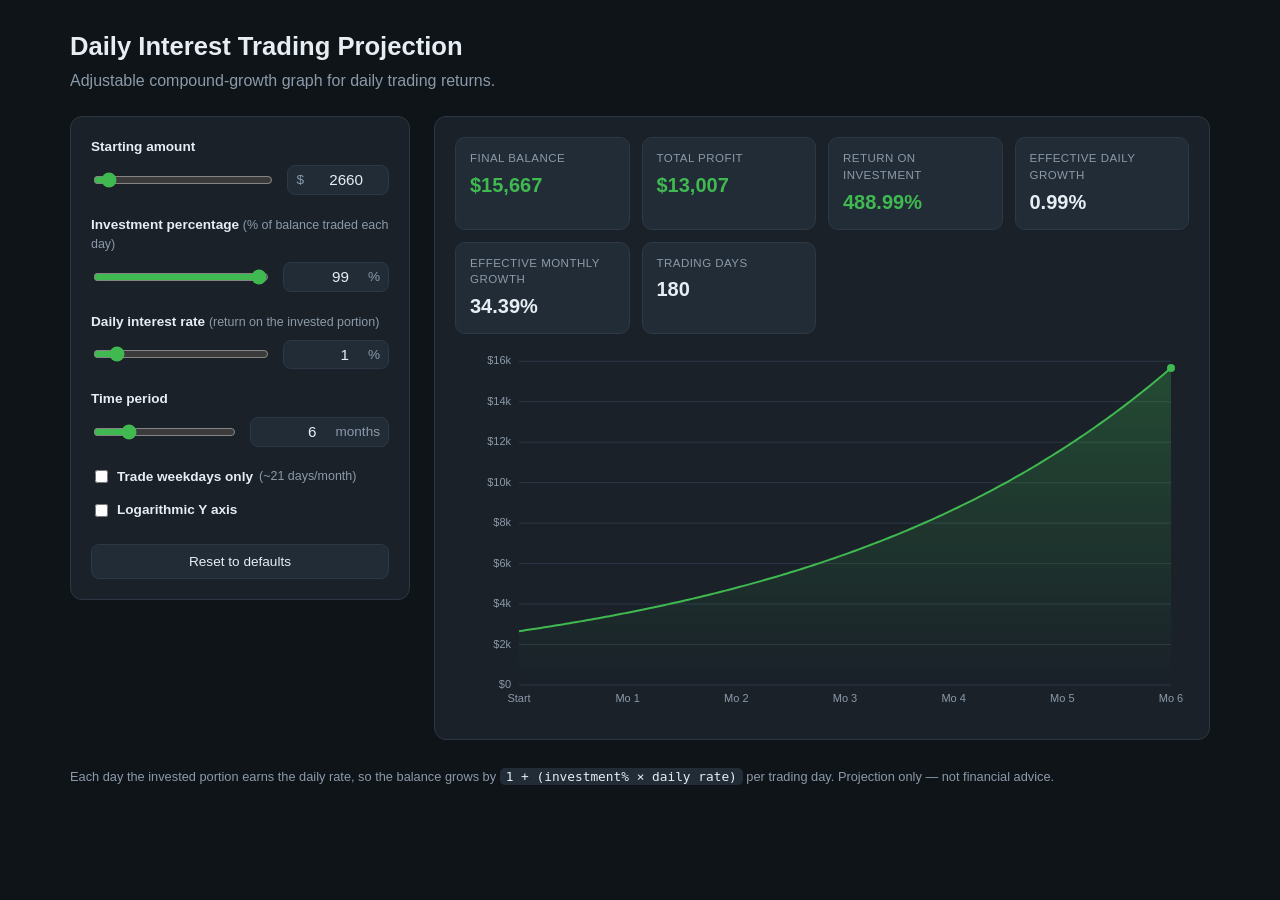
<file: index.html>
<!DOCTYPE html>
<html lang="en">
<head>
<meta charset="UTF-8" />
<meta name="viewport" content="width=device-width, initial-scale=1.0" />
<title>Daily Interest Trading Projection</title>
<link rel="stylesheet" href="styles.css" />
</head>
<body>
  <div class="app">
    <header class="app__header">
      <h1>Daily Interest Trading Projection</h1>
      <p class="subtitle">Adjustable compound-growth graph for daily trading returns.</p>
    </header>

    <main class="layout">
      <!-- ---------- Controls ---------- -->
      <section class="controls" aria-label="Projection controls">
        <div class="control">
          <label for="startInput">Starting amount</label>
          <div class="control__row">
            <input type="range" id="startRange" min="100" max="50000" step="10" value="2660" />
            <div class="control__value">
              <span class="prefix">$</span>
              <input type="number" id="startInput" min="0" step="10" value="2660" />
            </div>
          </div>
        </div>

        <div class="control">
          <label for="investInput">Investment percentage <span class="hint">(% of balance traded each day)</span></label>
          <div class="control__row">
            <input type="range" id="investRange" min="0" max="100" step="0.5" value="99" />
            <div class="control__value">
              <input type="number" id="investInput" min="0" max="100" step="0.5" value="99" />
              <span class="suffix">%</span>
            </div>
          </div>
        </div>

        <div class="control">
          <label for="rateInput">Daily interest rate <span class="hint">(return on the invested portion)</span></label>
          <div class="control__row">
            <input type="range" id="rateRange" min="0" max="10" step="0.05" value="1" />
            <div class="control__value">
              <input type="number" id="rateInput" min="0" step="0.05" value="1" />
              <span class="suffix">%</span>
            </div>
          </div>
        </div>

        <div class="control">
          <label for="monthsInput">Time period</label>
          <div class="control__row">
            <input type="range" id="monthsRange" min="1" max="24" step="1" value="6" />
            <div class="control__value">
              <input type="number" id="monthsInput" min="1" max="120" step="1" value="6" />
              <span class="suffix">months</span>
            </div>
          </div>
        </div>

        <div class="control control--inline">
          <label class="checkbox">
            <input type="checkbox" id="weekdaysOnly" />
            Trade weekdays only <span class="hint">(~21 days/month)</span>
          </label>
          <label class="checkbox">
            <input type="checkbox" id="logScale" />
            Logarithmic Y axis
          </label>
        </div>

        <button id="resetBtn" class="reset" type="button">Reset to defaults</button>
      </section>

      <!-- ---------- Chart + stats ---------- -->
      <section class="results">
        <div class="stats" id="stats"></div>
        <div class="chart-wrap">
          <canvas id="chart"></canvas>
          <div class="tooltip" id="tooltip" hidden></div>
        </div>
      </section>
    </main>

    <footer class="app__footer">
      <p>
        Each day the invested portion earns the daily rate, so the balance grows by
        <code>1 + (investment% &times; daily rate)</code> per trading day. Projection only &mdash;
        not financial advice.
      </p>
    </footer>
  </div>

  <script src="projection.js"></script>
</body>
</html>
</file>
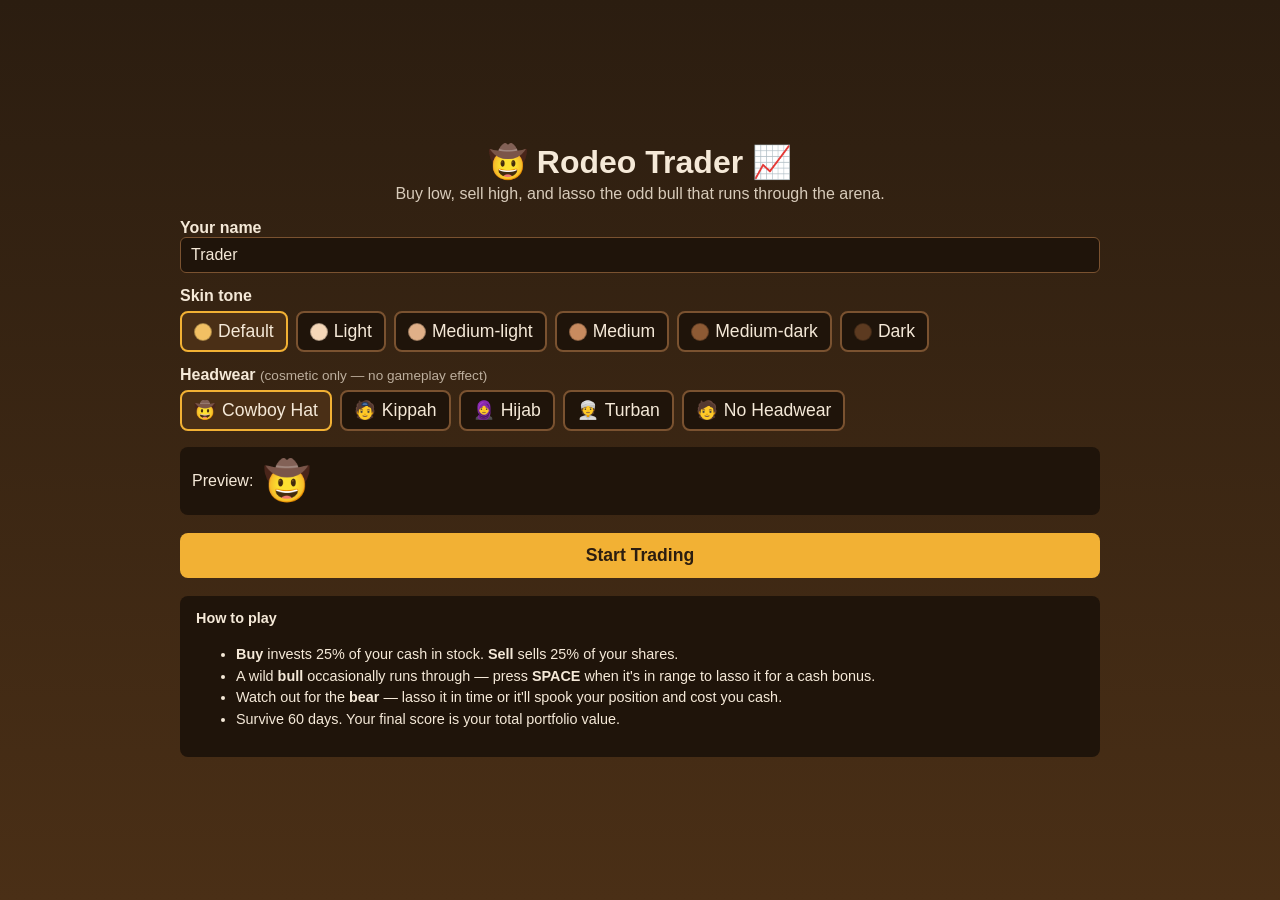
<file: game/index.html>
<!DOCTYPE html>
<html lang="en">
<head>
<meta charset="UTF-8">
<title>Rodeo Trader</title>
<style>
* { box-sizing: border-box; }

body {
  margin: 0;
  min-height: 100vh;
  display: flex;
  align-items: center;
  justify-content: center;
  background: linear-gradient(#2b1d10, #4a2f16);
  font-family: "Segoe UI", Arial, sans-serif;
  color: #f5e9d8;
}

#app {
  width: 960px;
  max-width: 95vw;
  padding: 20px;
}

.screen.hidden { display: none; }

h1 { text-align: center; margin: 0 0 4px; }

.subtitle { text-align: center; opacity: 0.85; margin-top: 0; }

.field-label {
  margin: 14px 0 6px;
  font-weight: 600;
}

.hint { font-weight: 400; opacity: 0.7; font-size: 0.85em; }

#trader-name {
  width: 100%;
  padding: 8px 10px;
  font-size: 1em;
  border-radius: 6px;
  border: 1px solid #7a5230;
  background: #1f140a;
  color: #f5e9d8;
}

.option-row {
  display: flex;
  flex-wrap: wrap;
  gap: 8px;
}

.option-btn {
  padding: 8px 12px;
  border-radius: 8px;
  border: 2px solid #7a5230;
  background: #1f140a;
  color: #f5e9d8;
  cursor: pointer;
  font-size: 1.1em;
  display: flex;
  align-items: center;
  gap: 6px;
}

.option-btn.selected {
  border-color: #f2b134;
  background: #4a2f16;
}

.tone-swatch {
  width: 18px;
  height: 18px;
  border-radius: 50%;
  display: inline-block;
  border: 1px solid rgba(0,0,0,0.3);
}

.preview-box {
  margin-top: 16px;
  padding: 12px;
  background: #1f140a;
  border-radius: 8px;
  display: flex;
  align-items: center;
  gap: 10px;
}

.sprite-preview { font-size: 2.4em; }

.sprite-wrap {
  position: relative;
  display: inline-block;
  line-height: 1;
}

.kippah-dot {
  position: absolute;
  top: 0;
  left: 50%;
  transform: translateX(-50%);
  width: 32%;
  height: 24%;
  background: #4a6fa5;
  border: 1px solid #1f3a5f;
  border-radius: 50% 50% 10% 10% / 65% 65% 10% 10%;
}

.primary-btn {
  display: block;
  width: 100%;
  margin-top: 18px;
  padding: 12px;
  font-size: 1.1em;
  font-weight: 700;
  border-radius: 8px;
  border: none;
  background: #f2b134;
  color: #2b1d10;
  cursor: pointer;
}

.primary-btn:hover { background: #ffcb5c; }

.instructions {
  margin-top: 18px;
  background: #1f140a;
  padding: 12px 16px;
  border-radius: 8px;
  font-size: 0.9em;
  line-height: 1.5em;
}

#hud {
  display: flex;
  flex-wrap: wrap;
  gap: 14px;
  background: #1f140a;
  padding: 8px 14px;
  border-radius: 8px;
  margin-bottom: 10px;
}

.hud-item { display: flex; flex-direction: column; font-size: 0.85em; min-width: 70px; }
.hud-label { opacity: 0.65; font-size: 0.8em; }
.hud-item span:last-child { font-weight: 700; font-size: 1.05em; }

#game-layout {
  display: flex;
  gap: 14px;
  align-items: flex-start;
}

#game-main {
  flex: 1;
  min-width: 0;
}

#game-canvas {
  width: 100%;
  background: #0e0a06;
  border-radius: 8px;
  display: block;
}

#controls {
  display: flex;
  align-items: center;
  gap: 10px;
  margin-top: 10px;
}

#controls button {
  padding: 10px 14px;
  border-radius: 8px;
  border: 2px solid #7a5230;
  background: #1f140a;
  color: #f5e9d8;
  cursor: pointer;
  font-weight: 600;
}

#controls button:hover { border-color: #f2b134; }

.lasso-hint {
  margin-left: auto;
  opacity: 0.8;
  font-size: 0.9em;
}

#character-card {
  width: 170px;
  flex-shrink: 0;
  background: #1f140a;
  border-radius: 8px;
  padding: 16px 10px;
  text-align: center;
}

.card-title {
  font-weight: 700;
  margin-bottom: 10px;
}

#sidebar-sprite {
  font-size: 3.4em;
  display: inline-block;
}

.sidebar-name {
  margin-top: 8px;
  font-weight: 600;
  word-break: break-word;
}

.card-note {
  margin-top: 12px;
  font-size: 0.72em;
  opacity: 0.65;
  line-height: 1.4em;
}

#end-screen { text-align: center; }
#end-summary { font-size: 1.1em; white-space: pre-line; }
</style>
</head>
<body>

<div id="app">

  <!-- ===================== START / CUSTOMIZATION SCREEN ===================== -->
  <div id="start-screen" class="screen">
    <h1>🤠 Rodeo Trader 📈</h1>
    <p class="subtitle">Buy low, sell high, and lasso the odd bull that runs through the arena.</p>

    <label class="field-label" for="trader-name">Your name</label>
    <input id="trader-name" type="text" maxlength="16" placeholder="Trader" value="Trader">

    <p class="field-label">Skin tone</p>
    <div id="tone-picker" class="option-row"></div>

    <p class="field-label">Headwear <span class="hint">(cosmetic only — no gameplay effect)</span></p>
    <div id="headwear-picker" class="option-row"></div>

    <div class="preview-box">
      <span class="preview-label">Preview:</span>
      <span id="sprite-preview" class="sprite-preview"></span>
    </div>

    <button id="start-btn" class="primary-btn">Start Trading</button>

    <div class="instructions">
      <strong>How to play</strong>
      <ul>
        <li><b>Buy</b> invests 25% of your cash in stock. <b>Sell</b> sells 25% of your shares.</li>
        <li>A wild <b>bull</b> occasionally runs through — press <b>SPACE</b> when it's in range to lasso it for a cash bonus.</li>
        <li>Watch out for the <b>bear</b> — lasso it in time or it'll spook your position and cost you cash.</li>
        <li>Survive 60 days. Your final score is your total portfolio value.</li>
      </ul>
    </div>
  </div>

  <!-- ===================== GAME SCREEN ===================== -->
  <div id="game-screen" class="screen hidden">
    <div id="hud">
      <div class="hud-item"><span class="hud-label">Trader</span><span id="hud-name">-</span></div>
      <div class="hud-item"><span class="hud-label">Day</span><span id="hud-day">0/60</span></div>
      <div class="hud-item"><span class="hud-label">Price</span><span id="hud-price">$0.00</span></div>
      <div class="hud-item"><span class="hud-label">Cash</span><span id="hud-cash">$0</span></div>
      <div class="hud-item"><span class="hud-label">Shares</span><span id="hud-shares">0</span></div>
      <div class="hud-item"><span class="hud-label">Portfolio</span><span id="hud-portfolio">$0</span></div>
    </div>

    <div id="game-layout">
      <div id="game-main">
        <canvas id="game-canvas" width="800" height="450"></canvas>

        <div id="controls">
          <button id="buy-btn">Buy (25% cash) [B]</button>
          <button id="sell-btn">Sell (25% shares) [S]</button>
          <div class="lasso-hint">Press <b>SPACE</b> to lasso!</div>
        </div>
      </div>

      <aside id="character-card">
        <div class="card-title">Your Trader</div>
        <span id="sidebar-sprite"></span>
        <div id="sidebar-name" class="sidebar-name">-</div>
        <div class="card-note">Skin tone &amp; headwear are cosmetic only — same odds for everyone.</div>
      </aside>
    </div>
  </div>

  <!-- ===================== GAME OVER SCREEN ===================== -->
  <div id="end-screen" class="screen hidden">
    <h1 id="end-title">Game Over</h1>
    <p id="end-summary"></p>
    <button id="restart-btn" class="primary-btn">Play Again</button>
  </div>

</div>

<script>
// ---------------------------------------------------------------------------
// Rodeo Trader
// A trader who moonlights as a rodeo hand: real buy/sell trading, plus a
// bull/bear timing bonus round where a lasso throw earns (or saves) cash.
// Character look (skin tone + headwear) is a purely cosmetic, opt-in choice
// with zero effect on gameplay. Everything lives in this one file on purpose
// so it works by just opening index.html — no other files to go missing.
// ---------------------------------------------------------------------------

const SKIN_TONES = [
  { id: "default", modifier: "", label: "Default" },
  { id: "light", modifier: "\u{1F3FB}", label: "Light" },
  { id: "medium-light", modifier: "\u{1F3FC}", label: "Medium-light" },
  { id: "medium", modifier: "\u{1F3FD}", label: "Medium" },
  { id: "medium-dark", modifier: "\u{1F3FE}", label: "Medium-dark" },
  { id: "dark", modifier: "\u{1F3FF}", label: "Dark" },
];

// Each headwear option maps to a base emoji. Purely cosmetic — none of these
// change gameplay. Only "modifier base" emoji (person-shaped ones) support
// Fitzpatrick skin tone modifiers; 🤠 is a plain face emoji and renders a
// broken glyph if a tone modifier is appended, so it's excluded via `tonable`.
const HEADWEAR_OPTIONS = [
  { id: "cowboy", label: "Cowboy Hat", base: "\u{1F920}", tonable: false }, // 🤠
  { id: "kippah", label: "Kippah", base: "\u{1F9D1}", tonable: true, accessory: "kippah" }, // 🧑 + drawn accessory
  { id: "hijab", label: "Hijab", base: "\u{1F9D5}", tonable: true }, // 🧕
  { id: "turban", label: "Turban", base: "\u{1F473}", tonable: true }, // 👳
  { id: "none", label: "No Headwear", base: "\u{1F9D1}", tonable: true }, // 🧑
];

const STARTING_CASH = 1000;
const MAX_DAYS = 60;
const DAY_MS = 1000;
const BASE_VOLATILITY = 1.6;
const CHART_POINTS = 80;

const BULL_BONUS = 75;
const BEAR_PENALTY = 40;
const BEAR_DODGE_BONUS = 10;
const EVENT_DURATION_MS = 2400;
const EVENT_MIN_GAP_DAYS = 5;
const EVENT_CHANCE_PER_DAY = 0.35;

const canvas = document.getElementById("game-canvas");
const ctx = canvas.getContext("2d");

let state = null;
let character = { name: "Trader", tone: SKIN_TONES[0], headwear: HEADWEAR_OPTIONS[0] };

// ---------------------------------------------------------------------------
// Character customization screen
// ---------------------------------------------------------------------------

function spriteString(tone, headwear) {
  return headwear.base + (headwear.tonable ? tone.modifier : "");
}

// No Unicode emoji exists for a kippah, so it's approximated as a plain
// person plus a small drawn dome — both here (DOM preview/buttons/sidebar)
// and in the canvas arena via drawKippahAccessory().
function createSpriteSpan(tone, headwear) {
  const wrap = document.createElement("span");
  wrap.className = "sprite-wrap";
  const emojiSpan = document.createElement("span");
  emojiSpan.className = "sprite-emoji";
  emojiSpan.textContent = spriteString(tone, headwear);
  wrap.appendChild(emojiSpan);
  if (headwear.accessory === "kippah") {
    const dome = document.createElement("span");
    dome.className = "kippah-dot";
    wrap.appendChild(dome);
  }
  return wrap;
}

function buildTonePicker() {
  const row = document.getElementById("tone-picker");
  row.innerHTML = "";
  SKIN_TONES.forEach((tone) => {
    const btn = document.createElement("button");
    btn.className = "option-btn" + (tone.id === character.tone.id ? " selected" : "");
    btn.type = "button";
    const swatch = document.createElement("span");
    swatch.className = "tone-swatch";
    swatch.style.background = toneColor(tone.id);
    btn.appendChild(swatch);
    btn.appendChild(document.createTextNode(tone.label));
    btn.addEventListener("click", () => {
      character.tone = tone;
      buildTonePicker();
      updatePreview();
    });
    row.appendChild(btn);
  });
}

function toneColor(id) {
  return {
    default: "#f2c063",
    light: "#f5d7b8",
    "medium-light": "#e0b088",
    medium: "#c88b5f",
    "medium-dark": "#8d5a34",
    dark: "#5c3a20",
  }[id];
}

function buildHeadwearPicker() {
  const row = document.getElementById("headwear-picker");
  row.innerHTML = "";
  HEADWEAR_OPTIONS.forEach((hw) => {
    const btn = document.createElement("button");
    btn.className = "option-btn" + (hw.id === character.headwear.id ? " selected" : "");
    btn.type = "button";
    btn.appendChild(createSpriteSpan(character.tone, hw));
    btn.appendChild(document.createTextNode(" " + hw.label));
    btn.addEventListener("click", () => {
      character.headwear = hw;
      buildHeadwearPicker();
      updatePreview();
    });
    row.appendChild(btn);
  });
}

function updatePreview() {
  const preview = document.getElementById("sprite-preview");
  preview.innerHTML = "";
  preview.appendChild(createSpriteSpan(character.tone, character.headwear));
  buildHeadwearPicker();
}

function updateCharacterCard() {
  const sprite = document.getElementById("sidebar-sprite");
  sprite.innerHTML = "";
  sprite.appendChild(createSpriteSpan(character.tone, character.headwear));
  document.getElementById("sidebar-name").textContent = character.name;
}

document.getElementById("trader-name").addEventListener("input", (e) => {
  character.name = e.target.value.trim() || "Trader";
});

document.getElementById("start-btn").addEventListener("click", () => {
  showScreen("game-screen");
  startGame();
});

document.getElementById("restart-btn").addEventListener("click", () => {
  showScreen("start-screen");
});

function showScreen(id) {
  document.querySelectorAll(".screen").forEach((el) => el.classList.add("hidden"));
  document.getElementById(id).classList.remove("hidden");
}

buildTonePicker();
buildHeadwearPicker();
updatePreview();

// ---------------------------------------------------------------------------
// Game state
// ---------------------------------------------------------------------------

function startGame() {
  state = {
    cash: STARTING_CASH,
    shares: 0,
    price: 50,
    priceHistory: [50],
    day: 0,
    lastEventDay: -EVENT_MIN_GAP_DAYS,
    event: null, // {type:'bull'|'bear', startTime, resolved, success}
    messages: [],
    lastDayTime: performance.now(),
    running: true,
  };
  document.getElementById("hud-name").textContent = character.name;
  updateCharacterCard();
  requestAnimationFrame(loop);
}

function portfolioValue() {
  return state.cash + state.shares * state.price;
}

function addMessage(text, color) {
  state.messages.push({ text, color, life: 1400, createdAt: performance.now() });
}

// ---------------------------------------------------------------------------
// Trading actions
// ---------------------------------------------------------------------------

function buy() {
  if (!state || !state.running) return;
  const spend = state.cash * 0.25;
  if (spend < 1) return;
  state.cash -= spend;
  state.shares += spend / state.price;
  addMessage(`Bought $${spend.toFixed(0)} of stock`, "#7ee787");
}

function sell() {
  if (!state || !state.running) return;
  const sellShares = state.shares * 0.25;
  if (sellShares <= 0) return;
  const proceeds = sellShares * state.price;
  state.shares -= sellShares;
  state.cash += proceeds;
  addMessage(`Sold for $${proceeds.toFixed(0)}`, "#ffa657");
}

document.getElementById("buy-btn").addEventListener("click", buy);
document.getElementById("sell-btn").addEventListener("click", sell);

window.addEventListener("keydown", (e) => {
  if (!state || !state.running) return;
  if (e.code === "KeyB") buy();
  else if (e.code === "KeyS") sell();
  else if (e.code === "Space") {
    e.preventDefault();
    attemptLasso();
  }
});

function attemptLasso() {
  const ev = state.event;
  if (!ev || ev.resolved) return;
  const elapsed = performance.now() - ev.startTime;
  const progress = elapsed / EVENT_DURATION_MS;
  // Catch window: middle portion of the run, when the animal is near the player.
  if (progress >= 0.35 && progress <= 0.7) {
    ev.resolved = true;
    ev.success = true;
    if (ev.type === "bull") {
      state.cash += BULL_BONUS;
      addMessage(`Lassoed the bull! +$${BULL_BONUS}`, "#f2b134");
    } else {
      state.cash += BEAR_DODGE_BONUS;
      addMessage(`Shooed the bear away! +$${BEAR_DODGE_BONUS}`, "#f2b134");
    }
  }
}

// ---------------------------------------------------------------------------
// Simulation tick (once per "day")
// ---------------------------------------------------------------------------

function tick() {
  state.day += 1;

  const volatility = BASE_VOLATILITY + state.day * 0.02;
  const change = (Math.random() * 2 - 1) * volatility;
  state.price = Math.max(1, state.price + change);
  state.priceHistory.push(state.price);
  if (state.priceHistory.length > CHART_POINTS) state.priceHistory.shift();

  maybeSpawnEvent();

  if (state.day >= MAX_DAYS) {
    endGame();
  }
}

function maybeSpawnEvent() {
  if (state.event && !isEventFinished(state.event)) return;
  if (state.day - state.lastEventDay < EVENT_MIN_GAP_DAYS) return;
  if (Math.random() > EVENT_CHANCE_PER_DAY) return;

  state.lastEventDay = state.day;
  state.event = {
    type: Math.random() < 0.5 ? "bull" : "bear",
    startTime: performance.now(),
    resolved: false,
    success: false,
  };
}

function isEventFinished(ev) {
  return performance.now() - ev.startTime > EVENT_DURATION_MS + 200;
}

function resolveExpiredEvent() {
  const ev = state.event;
  if (!ev || ev.resolved) return;
  const elapsed = performance.now() - ev.startTime;
  if (elapsed <= EVENT_DURATION_MS) return;

  ev.resolved = true;
  if (ev.type === "bear") {
    state.cash = Math.max(0, state.cash - BEAR_PENALTY);
    addMessage(`The bear spooked your position! -$${BEAR_PENALTY}`, "#ff6b6b");
  } else {
    addMessage("The bull got away.", "#c9b58b");
  }
}

function endGame() {
  state.running = false;
  const finalValue = portfolioValue();
  const profit = finalValue - STARTING_CASH;
  showScreen("end-screen");
  document.getElementById("end-title").textContent =
    profit >= 0 ? "Nice ride!" : "Rough round in the arena.";
  document.getElementById("end-summary").textContent =
    `${character.name} finished with $${finalValue.toFixed(2)} ` +
    `(started with $${STARTING_CASH.toFixed(2)}).\n` +
    (profit >= 0
      ? `That's a profit of $${profit.toFixed(2)}!`
      : `That's a loss of $${Math.abs(profit).toFixed(2)}.`);
}

// ---------------------------------------------------------------------------
// Rendering
// ---------------------------------------------------------------------------

const CHART_TOP = 15;
const CHART_HEIGHT = 250;
const ARENA_TOP = 290;
const ARENA_HEIGHT = 140;
const PLAYER_X = 110;

function render() {
  ctx.clearRect(0, 0, canvas.width, canvas.height);
  drawChart();
  drawArena();
  drawMessages();
}

function drawChart() {
  const hist = state.priceHistory;
  const min = Math.min(...hist);
  const max = Math.max(...hist, min + 1);

  ctx.strokeStyle = "#2a2013";
  ctx.strokeRect(0, CHART_TOP, canvas.width, CHART_HEIGHT);

  ctx.beginPath();
  hist.forEach((p, i) => {
    const x = (i / (CHART_POINTS - 1)) * canvas.width;
    const y = CHART_TOP + CHART_HEIGHT - ((p - min) / (max - min)) * (CHART_HEIGHT - 20) - 10;
    if (i === 0) ctx.moveTo(x, y);
    else ctx.lineTo(x, y);
  });
  const trendingUp = hist[hist.length - 1] >= hist[Math.max(0, hist.length - 2)];
  ctx.strokeStyle = trendingUp ? "#7ee787" : "#ff6b6b";
  ctx.lineWidth = 2;
  ctx.stroke();
  ctx.lineWidth = 1;
}

// No Unicode emoji exists for a kippah, so it's drawn as a small dome sitting
// just above the head of the (skin-tone-modified) 🧑 base emoji.
function drawKippahAccessory(centerX, baselineY) {
  ctx.fillStyle = "#4a6fa5";
  ctx.strokeStyle = "#1f3a5f";
  ctx.beginPath();
  ctx.ellipse(centerX, baselineY - 44, 9, 6, 0, Math.PI, 0);
  ctx.fill();
  ctx.stroke();
}

function drawArena() {
  ctx.fillStyle = "#3b2a17";
  ctx.fillRect(0, ARENA_TOP, canvas.width, ARENA_HEIGHT);

  // catch zone marker
  ctx.fillStyle = "rgba(242, 177, 52, 0.15)";
  ctx.fillRect(PLAYER_X - 40, ARENA_TOP, 140, ARENA_HEIGHT);

  // player sprite
  const playerBaseline = ARENA_TOP + ARENA_HEIGHT - 20;
  ctx.font = "48px sans-serif";
  ctx.textAlign = "center";
  ctx.fillText(spriteString(character.tone, character.headwear), PLAYER_X, playerBaseline);
  if (character.headwear.accessory === "kippah") drawKippahAccessory(PLAYER_X, playerBaseline);
  ctx.font = "20px sans-serif";
  ctx.fillStyle = "#f5e9d8";
  ctx.fillText(character.name, PLAYER_X, ARENA_TOP + ARENA_HEIGHT + 5);

  const ev = state.event;
  if (ev) {
    resolveExpiredEvent();
    const elapsed = performance.now() - ev.startTime;
    const progress = Math.min(1, elapsed / EVENT_DURATION_MS);
    const x = canvas.width + 60 - progress * (canvas.width + 160);

    ctx.font = "44px sans-serif";
    ctx.fillStyle = "#000";
    ctx.fillText(ev.type === "bull" ? "\u{1F402}" : "\u{1F43B}", x, ARENA_TOP + ARENA_HEIGHT - 22);

    if (!ev.resolved) {
      ctx.font = "16px sans-serif";
      ctx.fillStyle = "#f2b134";
      ctx.fillText("Press SPACE!", canvas.width / 2, ARENA_TOP - 8);
    }
  }
}

function drawMessages() {
  const now = performance.now();
  state.messages = state.messages.filter((m) => now - m.createdAt < m.life);
  ctx.textAlign = "center";
  ctx.font = "18px sans-serif";
  state.messages.forEach((m, i) => {
    const age = (now - m.createdAt) / m.life;
    ctx.globalAlpha = 1 - age;
    ctx.fillStyle = m.color;
    ctx.fillText(m.text, canvas.width / 2, 40 + i * 22);
  });
  ctx.globalAlpha = 1;
}

function updateHud() {
  document.getElementById("hud-day").textContent = `${state.day}/${MAX_DAYS}`;
  document.getElementById("hud-price").textContent = `$${state.price.toFixed(2)}`;
  document.getElementById("hud-cash").textContent = `$${state.cash.toFixed(2)}`;
  document.getElementById("hud-shares").textContent = state.shares.toFixed(2);
  document.getElementById("hud-portfolio").textContent = `$${portfolioValue().toFixed(2)}`;
}

// ---------------------------------------------------------------------------
// Main loop
// ---------------------------------------------------------------------------

function loop(now) {
  if (!state || !state.running) return;

  if (now - state.lastDayTime >= DAY_MS) {
    state.lastDayTime = now;
    tick();
  }

  updateHud();
  render();

  requestAnimationFrame(loop);
}
</script>
</body>
</html>
</file>
<file: styles.css>
:root {
  --bg: #0f1419;
  --panel: #1a2129;
  --panel-2: #222c37;
  --border: #2c3845;
  --text: #e6edf3;
  --muted: #8b9aa9;
  --accent: #3fb950;
  --accent-dim: rgba(63, 185, 80, 0.15);
  --danger: #f85149;
  --radius: 12px;
}

* { box-sizing: border-box; }

body {
  margin: 0;
  font-family: -apple-system, BlinkMacSystemFont, "Segoe UI", Roboto, Helvetica, Arial, sans-serif;
  background: var(--bg);
  color: var(--text);
  line-height: 1.45;
}

.app {
  max-width: 1180px;
  margin: 0 auto;
  padding: 28px 20px 48px;
}

.app__header h1 {
  margin: 0 0 4px;
  font-size: 1.6rem;
}

.subtitle {
  margin: 0 0 24px;
  color: var(--muted);
}

.layout {
  display: grid;
  grid-template-columns: 340px 1fr;
  gap: 24px;
  align-items: start;
}

@media (max-width: 880px) {
  .layout { grid-template-columns: 1fr; }
}

/* ---------- Controls ---------- */
.controls {
  background: var(--panel);
  border: 1px solid var(--border);
  border-radius: var(--radius);
  padding: 20px;
  display: flex;
  flex-direction: column;
  gap: 20px;
}

.control { display: flex; flex-direction: column; gap: 8px; }

.control label {
  font-size: 0.85rem;
  font-weight: 600;
  color: var(--text);
}

.hint {
  font-weight: 400;
  color: var(--muted);
  font-size: 0.78rem;
}

.control__row {
  display: flex;
  align-items: center;
  gap: 12px;
}

.control__row input[type="range"] {
  flex: 1;
  accent-color: var(--accent);
  cursor: pointer;
}

.control__value {
  display: flex;
  align-items: center;
  gap: 2px;
  background: var(--panel-2);
  border: 1px solid var(--border);
  border-radius: 8px;
  padding: 4px 8px;
}

.control__value input[type="number"] {
  width: 74px;
  background: transparent;
  border: none;
  color: var(--text);
  font-size: 0.95rem;
  text-align: right;
  font-variant-numeric: tabular-nums;
}

.control__value input[type="number"]:focus { outline: none; }

.prefix, .suffix { color: var(--muted); font-size: 0.85rem; }

.control--inline {
  flex-direction: row;
  flex-wrap: wrap;
  gap: 14px;
}

.checkbox {
  display: flex;
  align-items: center;
  gap: 6px;
  font-size: 0.82rem;
  font-weight: 500;
  cursor: pointer;
}

.checkbox input { accent-color: var(--accent); }

.reset {
  margin-top: 4px;
  background: var(--panel-2);
  color: var(--text);
  border: 1px solid var(--border);
  border-radius: 8px;
  padding: 9px;
  font-size: 0.85rem;
  cursor: pointer;
  transition: background 0.15s;
}

.reset:hover { background: #2b3744; }

/* ---------- Results ---------- */
.results {
  background: var(--panel);
  border: 1px solid var(--border);
  border-radius: var(--radius);
  padding: 20px;
}

.stats {
  display: grid;
  grid-template-columns: repeat(auto-fit, minmax(140px, 1fr));
  gap: 12px;
  margin-bottom: 18px;
}

.stat {
  background: var(--panel-2);
  border: 1px solid var(--border);
  border-radius: 10px;
  padding: 12px 14px;
}

.stat__label {
  font-size: 0.72rem;
  text-transform: uppercase;
  letter-spacing: 0.04em;
  color: var(--muted);
  margin-bottom: 4px;
}

.stat__value {
  font-size: 1.25rem;
  font-weight: 700;
  font-variant-numeric: tabular-nums;
}

.stat__value.pos { color: var(--accent); }

.chart-wrap {
  position: relative;
  width: 100%;
}

#chart {
  width: 100%;
  display: block;
}

.tooltip {
  position: absolute;
  pointer-events: none;
  background: rgba(10, 14, 18, 0.95);
  border: 1px solid var(--border);
  border-radius: 8px;
  padding: 8px 10px;
  font-size: 0.78rem;
  white-space: nowrap;
  transform: translate(-50%, -120%);
  z-index: 2;
  box-shadow: 0 4px 14px rgba(0, 0, 0, 0.4);
}

.tooltip strong { color: var(--accent); }

.app__footer {
  margin-top: 28px;
  color: var(--muted);
  font-size: 0.8rem;
}

.app__footer code {
  background: var(--panel-2);
  padding: 1px 6px;
  border-radius: 5px;
  color: var(--text);
}
</file>
